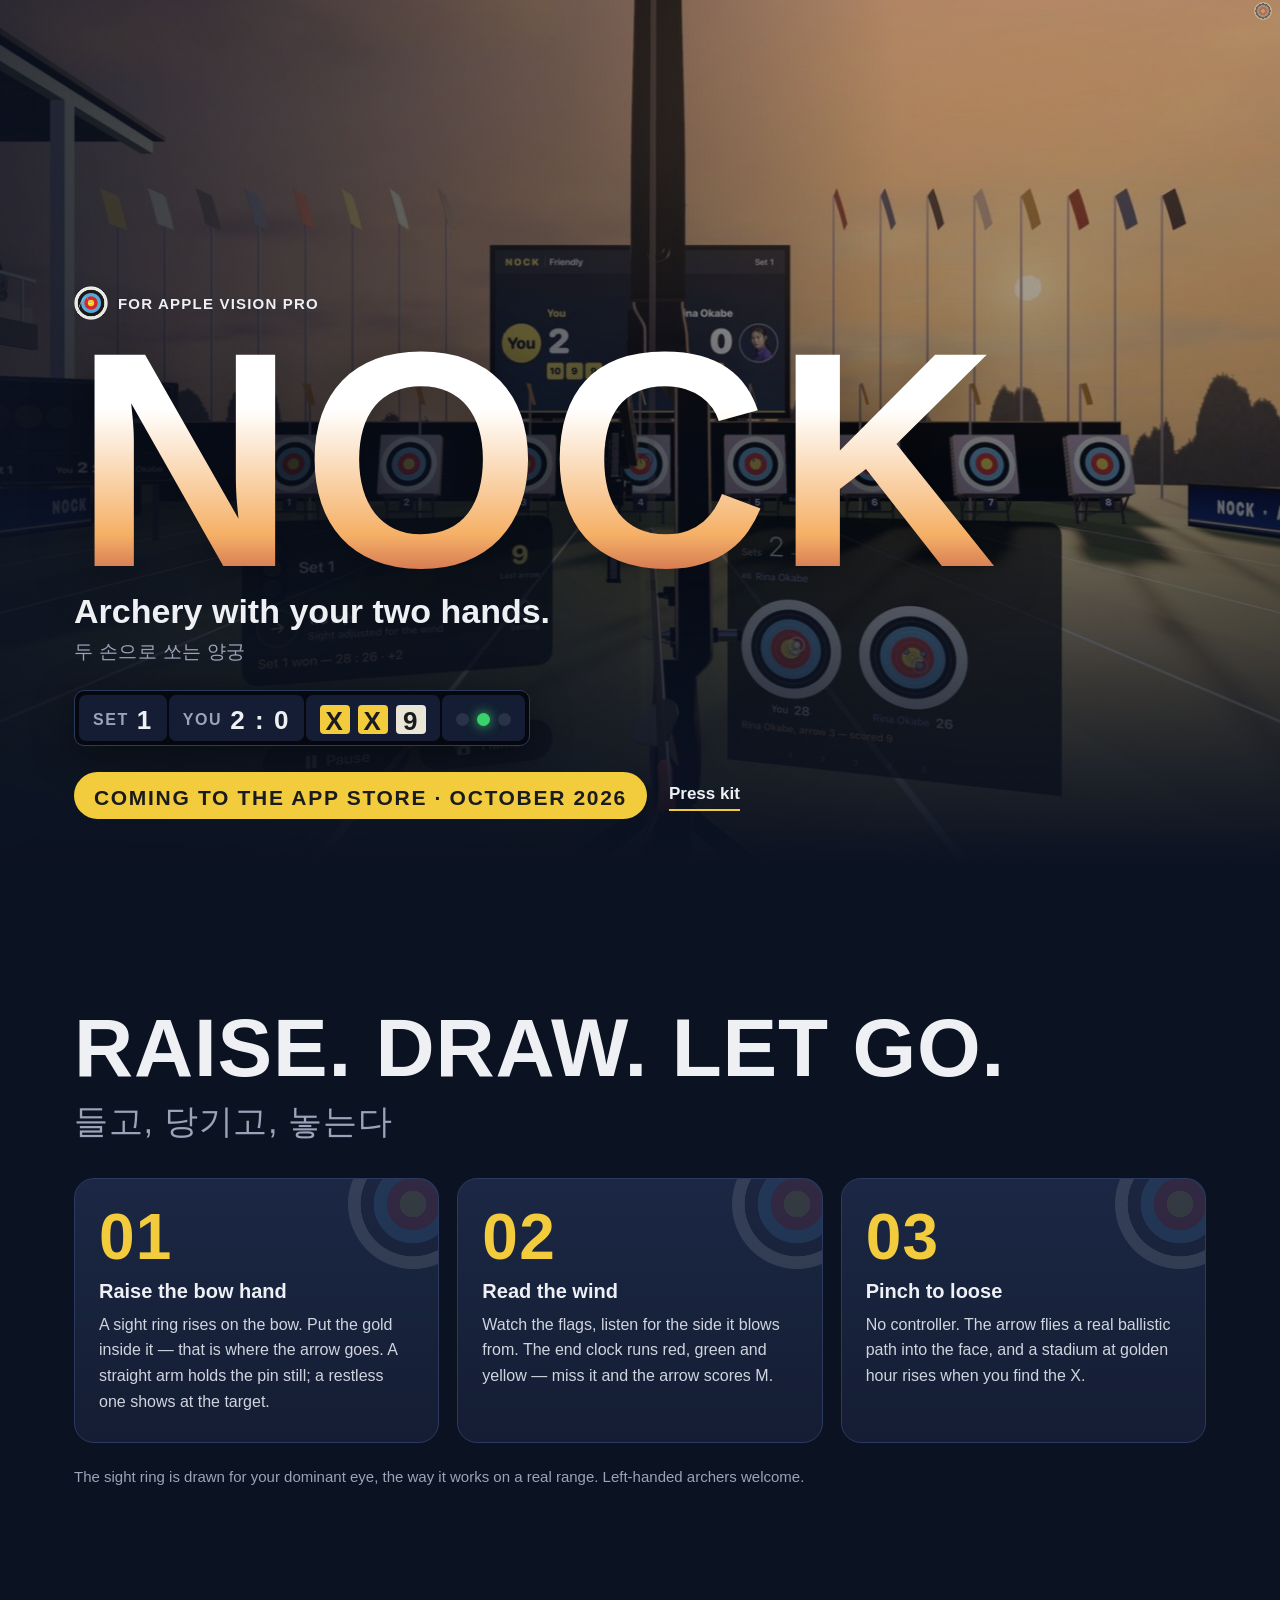
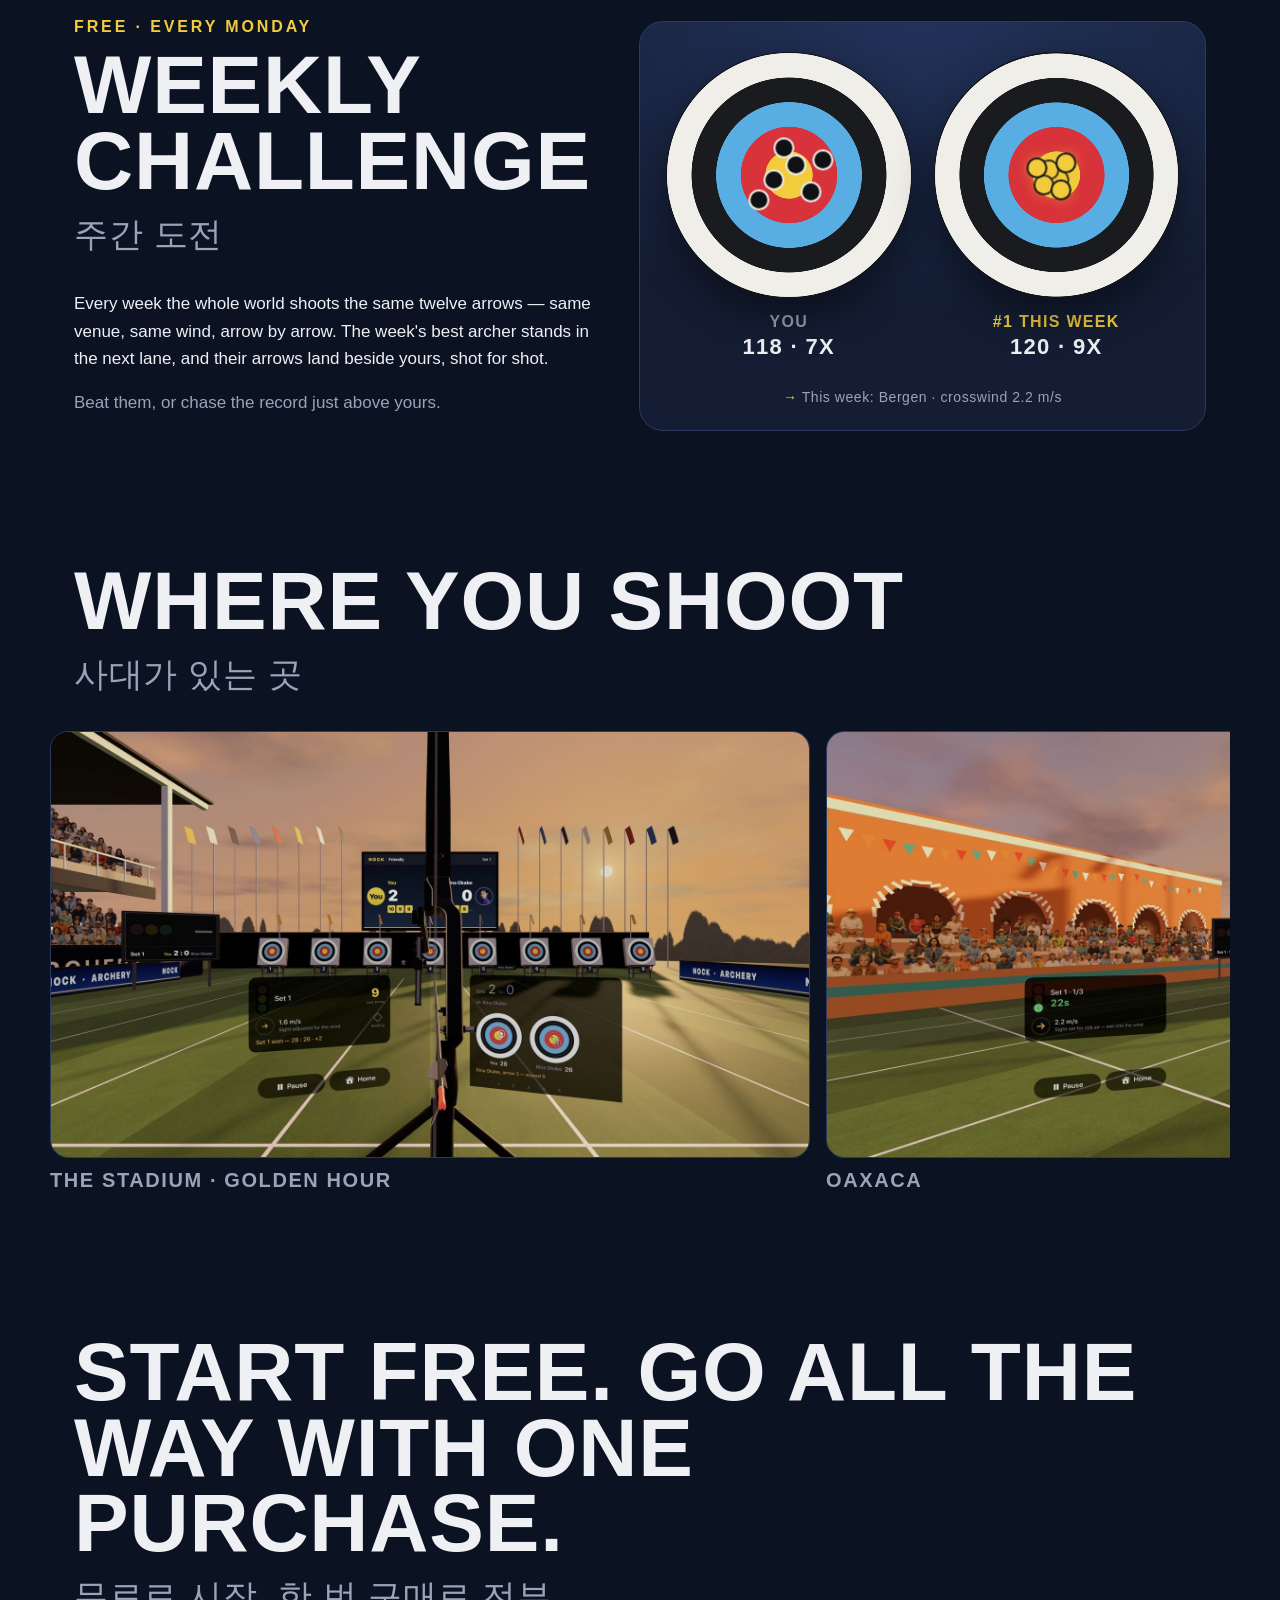
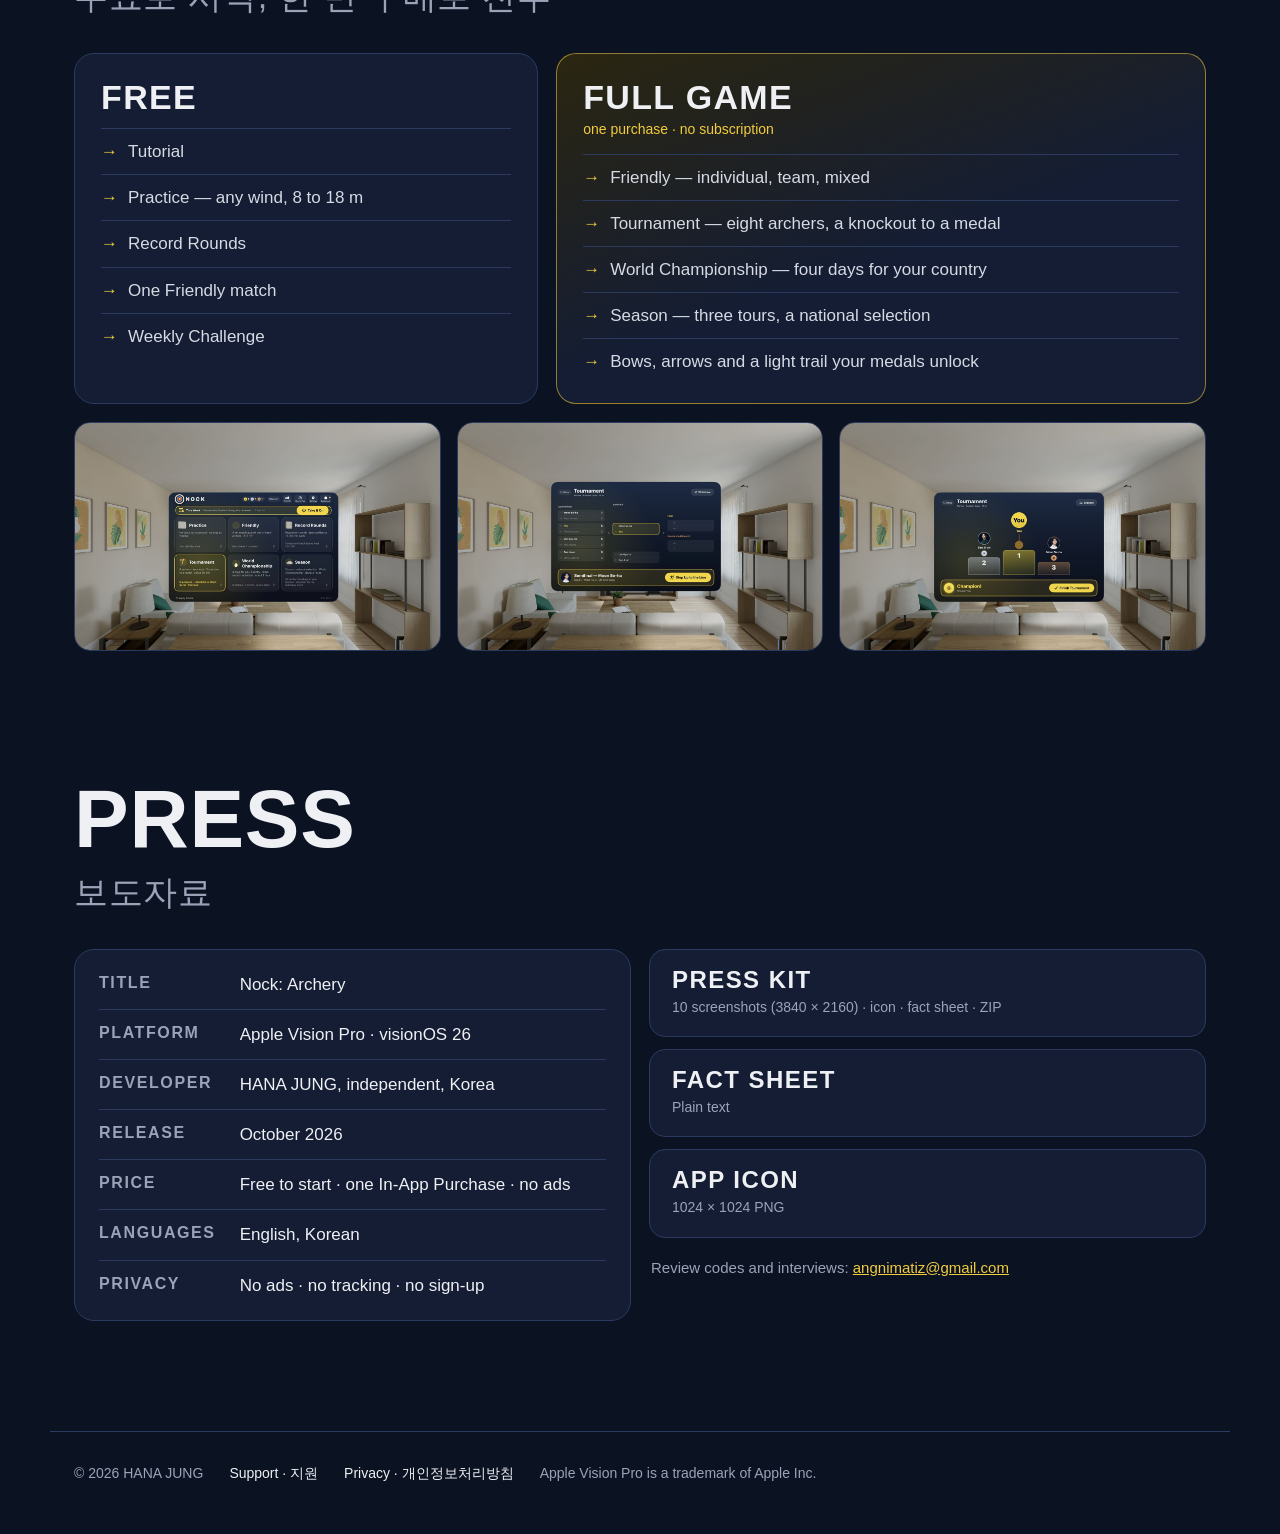
<file: index.html>
<!doctype html>
<html lang="en">
<head>
<meta charset="utf-8">
<meta name="viewport" content="width=device-width, initial-scale=1">
<title>Nock — Archery for Apple Vision Pro</title>
<meta name="description" content="Target archery for Apple Vision Pro, played with nothing but your hands. Weekly Challenge: shoot beside the week's best archer, arrow for arrow.">
<meta property="og:title" content="Nock — Archery with your two hands">
<meta property="og:description" content="Target archery for Apple Vision Pro, played with nothing but your hands.">
<meta property="og:image" content="https://angnimatiz.github.io/nock/assets/shots/01-hero.jpg">
<meta property="og:type" content="website">
<meta name="twitter:card" content="summary_large_image">
<link rel="icon" href="assets/icon-512.png">
<link rel="stylesheet" href="home.css">
</head>
<body>
<div class="flight" aria-hidden="true"><span class="flight-line"></span><span class="flight-target"></span></div>

<header class="hero">
  <img class="hero-bg" src="assets/shots/01-hero.jpg" alt="">
  <div class="hero-in">
    <p class="kicker reveal"><img src="assets/icon-512.png" alt="" class="kicker-icon"> For Apple Vision Pro</p>
    <h1 class="title reveal">NOCK</h1>
    <p class="tagline reveal">Archery with your two hands.<span class="ko">두 손으로 쏘는 양궁</span></p>
    <div class="board reveal" aria-label="Scoreboard: Set 1, you 2, opponent 0">
      <span class="board-cell"><b>SET</b> 1</span>
      <span class="board-cell"><b>YOU</b> 2 : 0</span>
      <span class="board-cell arrows"><i class="x">X</i><i class="x">X</i><i>9</i></span>
      <span class="board-cell lights" aria-hidden="true"><i></i><i class="on"></i><i></i></span>
    </div>
    <div class="cta reveal">
      <span class="soon">Coming to the App Store · October 2026</span>
      <a class="ghost-btn" href="#press">Press kit</a>
    </div>
  </div>
</header>

<main>
  <section class="steps">
    <h2 class="section-title reveal">Raise. Draw. Let go.<span class="ko">들고, 당기고, 놓는다</span></h2>
    <ol class="step-list">
      <li class="reveal"><span class="digit">01</span><h3>Raise the bow hand</h3><p>A sight ring rises on the bow. Put the gold inside it — that is where the arrow goes. A straight arm holds the pin still; a restless one shows at the target.</p></li>
      <li class="reveal"><span class="digit">02</span><h3>Read the wind</h3><p>Watch the flags, listen for the side it blows from. The end clock runs red, green and yellow — miss it and the arrow scores M.</p></li>
      <li class="reveal"><span class="digit">03</span><h3>Pinch to loose</h3><p>No controller. The arrow flies a real ballistic path into the face, and a stadium at golden hour rises when you find the X.</p></li>
    </ol>
    <p class="note reveal">The sight ring is drawn for your dominant eye, the way it works on a real range. Left-handed archers welcome.</p>
  </section>

  <section class="weekly">
    <div class="weekly-copy">
      <p class="eyebrow reveal">Free · every Monday</p>
      <h2 class="section-title reveal">Weekly Challenge<span class="ko">주간 도전</span></h2>
      <p class="reveal">Every week the whole world shoots the same twelve arrows — same venue, same wind, arrow by arrow. The week's best archer stands in the next lane, and their arrows land beside yours, shot for shot.</p>
      <p class="reveal muted">Beat them, or chase the record just above yours.</p>
    </div>
    <div class="lanes reveal" aria-label="Two target faces side by side: your arrows and the week's best">
      <figure class="lane">
        <div class="face">
          <i class="hit" style="--x:3%;--y:-4%"></i><i class="hit" style="--x:-6%;--y:2%"></i>
          <i class="hit" style="--x:9%;--y:7%"></i><i class="hit" style="--x:-2%;--y:-11%"></i>
          <i class="hit" style="--x:14%;--y:-6%"></i><i class="hit" style="--x:-12%;--y:10%"></i>
        </div>
        <figcaption><b>YOU</b> 118 · 7X</figcaption>
      </figure>
      <figure class="lane rival">
        <div class="face">
          <i class="hit" style="--x:1%;--y:2%"></i><i class="hit" style="--x:-3%;--y:-2%"></i>
          <i class="hit" style="--x:4%;--y:-5%"></i><i class="hit" style="--x:-5%;--y:4%"></i>
          <i class="hit" style="--x:2%;--y:6%"></i><i class="hit" style="--x:-8%;--y:-3%"></i>
        </div>
        <figcaption><b>#1 THIS WEEK</b> 120 · 9X</figcaption>
      </figure>
      <p class="lane-wind"><span class="wind-arrow" aria-hidden="true">→</span> This week: Bergen · crosswind 2.2 m/s</p>
    </div>
  </section>

  <section class="venues">
    <h2 class="section-title reveal">Where you shoot<span class="ko">사대가 있는 곳</span></h2>
    <div class="strip" tabindex="0" aria-label="Venue screenshots, scroll sideways">
      <figure><img loading="lazy" src="assets/shots/01-hero.jpg" alt="The home stadium at golden hour, bow raised toward eight targets"><figcaption>The stadium · golden hour</figcaption></figure>
      <figure><img loading="lazy" src="assets/shots/03-oaxaca.jpg" alt="Oaxaca: an orange arched stand under a sunset sky"><figcaption>Oaxaca</figcaption></figure>
      <figure><img loading="lazy" src="assets/shots/05-crowd.jpg" alt="Two tiers of spectators beside the shooting line"><figcaption>A crowd that rises for the X</figcaption></figure>
      <figure><img loading="lazy" src="assets/shots/07-bergen.jpg" alt="Bergen: snowy peaks and a turf-roofed stand"><figcaption>Bergen</figcaption></figure>
    </div>
  </section>

  <section class="modes">
    <h2 class="section-title reveal">Start free. Go all the way with one purchase.<span class="ko">무료로 시작, 한 번 구매로 전부</span></h2>
    <div class="mode-grid">
      <div class="mode reveal">
        <h3>Free</h3>
        <ul><li>Tutorial</li><li>Practice — any wind, 8 to 18 m</li><li>Record Rounds</li><li>One Friendly match</li><li>Weekly Challenge</li></ul>
      </div>
      <div class="mode full reveal">
        <h3>Full Game <small>one purchase · no subscription</small></h3>
        <ul><li>Friendly — individual, team, mixed</li><li>Tournament — eight archers, a knockout to a medal</li><li>World Championship — four days for your country</li><li>Season — three tours, a national selection</li><li>Bows, arrows and a light trail your medals unlock</li></ul>
      </div>
    </div>
    <div class="screens">
      <img loading="lazy" class="reveal" src="assets/shots/02-menu.jpg" alt="The Nock menu window in a living room">
      <img loading="lazy" class="reveal" src="assets/shots/04-bracket.jpg" alt="An eight-archer tournament bracket">
      <img loading="lazy" class="reveal" src="assets/shots/08-podium.jpg" alt="The podium with a gold medal">
    </div>
  </section>

  <section class="press" id="press">
    <h2 class="section-title reveal">Press<span class="ko">보도자료</span></h2>
    <div class="press-grid">
      <dl class="facts reveal">
        <dt>Title</dt><dd>Nock: Archery</dd>
        <dt>Platform</dt><dd>Apple Vision Pro · visionOS 26</dd>
        <dt>Developer</dt><dd>HANA JUNG, independent, Korea</dd>
        <dt>Release</dt><dd>October 2026</dd>
        <dt>Price</dt><dd>Free to start · one In-App Purchase · no ads</dd>
        <dt>Languages</dt><dd>English, Korean</dd>
        <dt>Privacy</dt><dd>No ads · no tracking · no sign-up</dd>
      </dl>
      <div class="downloads reveal">
        <a class="dl" href="press/nock-press-kit.zip" download><b>Press kit</b><span>10 screenshots (3840 × 2160) · icon · fact sheet · ZIP</span></a>
        <a class="dl" href="press/fact-sheet.txt"><b>Fact sheet</b><span>Plain text</span></a>
        <a class="dl" href="press/nock-icon-1024.png" download><b>App icon</b><span>1024 × 1024 PNG</span></a>
        <p class="contact">Review codes and interviews: <a href="mailto:angnimatiz@gmail.com">angnimatiz@gmail.com</a></p>
      </div>
    </div>
  </section>
</main>

<footer class="foot">
  <span>© 2026 HANA JUNG</span>
  <a href="support/">Support · 지원</a>
  <a href="privacy/">Privacy · 개인정보처리방침</a>
  <span class="muted">Apple Vision Pro is a trademark of Apple Inc.</span>
</footer>

<script>
// Reveal on scroll and the arrow that flies across the top as you read. Nothing else runs here.
(() => {
  const reduce = matchMedia("(prefers-reduced-motion: reduce)").matches;
  const items = document.querySelectorAll(".reveal");
  if (reduce || !("IntersectionObserver" in window)) {
    items.forEach((el) => el.classList.add("in"));
  } else {
    const seen = new IntersectionObserver((entries) => {
      entries.forEach((entry) => {
        if (entry.isIntersecting) { entry.target.classList.add("in"); seen.unobserve(entry.target); }
      });
    }, { rootMargin: "0px 0px -8% 0px" });
    items.forEach((el, i) => { el.style.setProperty("--d", `${(i % 4) * 70}ms`); seen.observe(el); });
  }
  const root = document.documentElement;
  const onScroll = () => {
    const max = root.scrollHeight - innerHeight;
    root.style.setProperty("--p", max > 0 ? Math.min(1, scrollY / max).toFixed(4) : "0");
  };
  addEventListener("scroll", onScroll, { passive: true });
  onScroll();
})();
</script>
</body>
</html>
</file>
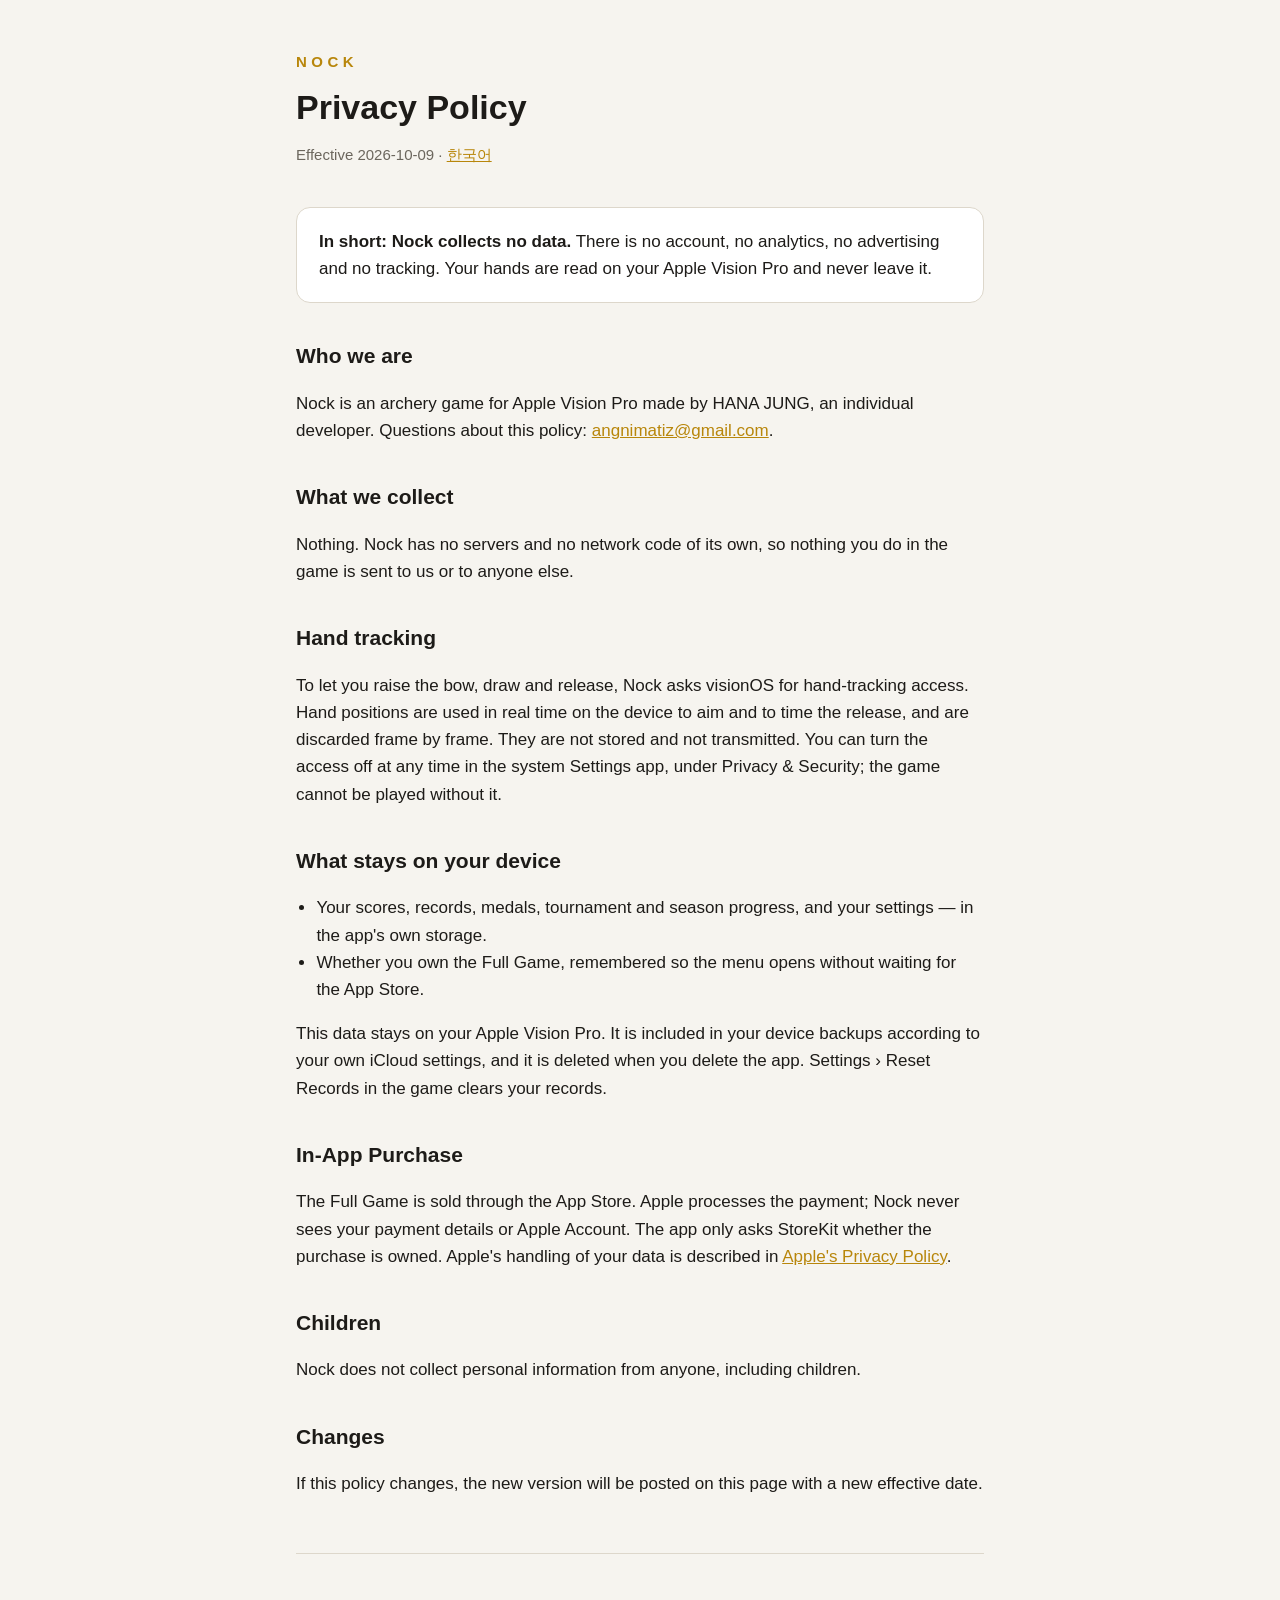
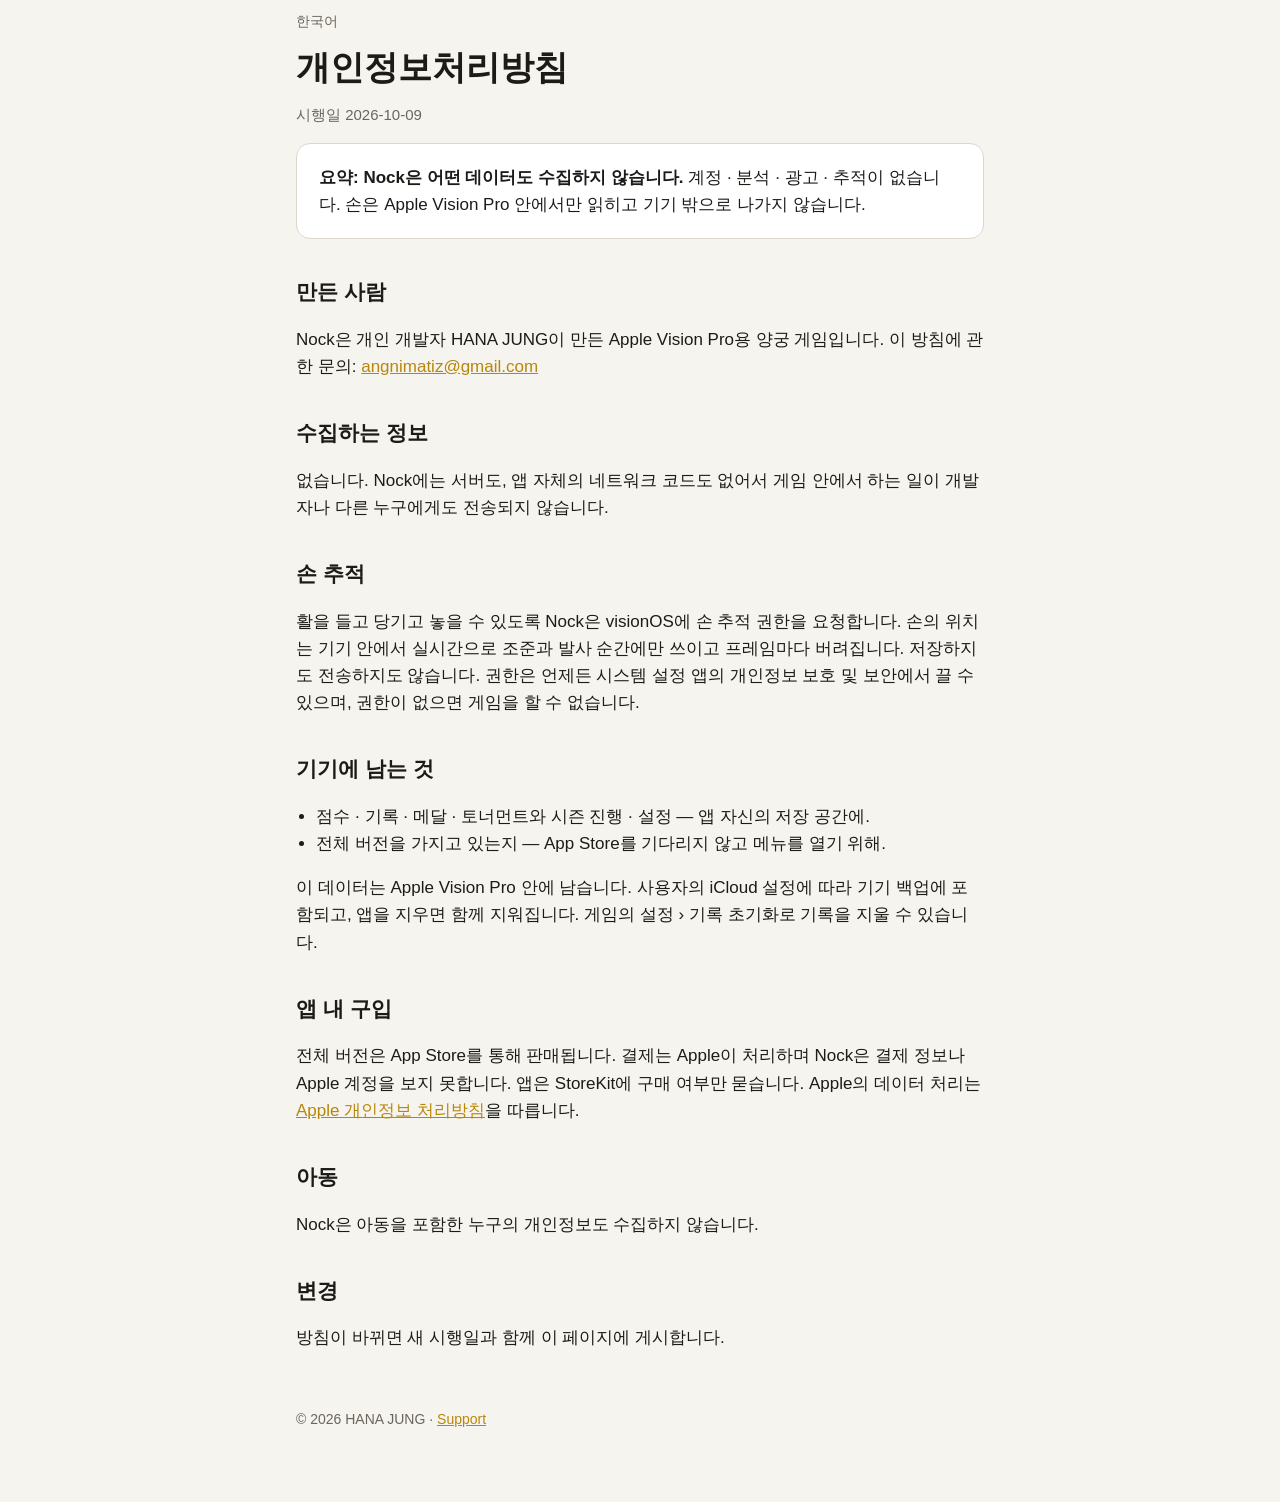
<file: privacy/index.html>
<!doctype html>
<html lang="en">
<head>
<meta charset="utf-8">
<meta name="viewport" content="width=device-width, initial-scale=1">
<title>Nock Privacy Policy</title>
<meta name="description" content="Nock collects no data. Hand tracking stays on your Apple Vision Pro.">
<link rel="stylesheet" href="../style.css">
</head>
<body>
<main>
<header>
  <a class="mark" href="../">NOCK</a>
  <h1>Privacy Policy</h1>
  <p class="muted">Effective 2026-10-09 · <a href="#ko">한국어</a></p>
</header>

<div class="card">
  <strong>In short: Nock collects no data.</strong> There is no account, no analytics, no advertising and no tracking.
  Your hands are read on your Apple Vision Pro and never leave it.
</div>

<h2>Who we are</h2>
<p>Nock is an archery game for Apple Vision Pro made by HANA JUNG, an individual developer.
Questions about this policy: <a href="mailto:angnimatiz@gmail.com">angnimatiz@gmail.com</a>.</p>

<h2>What we collect</h2>
<p>Nothing. Nock has no servers and no network code of its own, so nothing you do in the game is sent to us or to anyone else.</p>

<h2>Hand tracking</h2>
<p>To let you raise the bow, draw and release, Nock asks visionOS for hand-tracking access. Hand positions are used in real time
on the device to aim and to time the release, and are discarded frame by frame. They are not stored and not transmitted.
You can turn the access off at any time in the system Settings app, under Privacy &amp; Security; the game cannot be played without it.</p>

<h2>What stays on your device</h2>
<ul>
  <li>Your scores, records, medals, tournament and season progress, and your settings — in the app's own storage.</li>
  <li>Whether you own the Full Game, remembered so the menu opens without waiting for the App Store.</li>
</ul>
<p>This data stays on your Apple Vision Pro. It is included in your device backups according to your own iCloud settings,
and it is deleted when you delete the app. Settings › Reset Records in the game clears your records.</p>

<h2>In-App Purchase</h2>
<p>The Full Game is sold through the App Store. Apple processes the payment; Nock never sees your payment details or Apple Account.
The app only asks StoreKit whether the purchase is owned. Apple's handling of your data is described in
<a href="https://www.apple.com/legal/privacy/">Apple's Privacy Policy</a>.</p>

<h2>Children</h2>
<p>Nock does not collect personal information from anyone, including children.</p>

<h2>Changes</h2>
<p>If this policy changes, the new version will be posted on this page with a new effective date.</p>

<hr>

<section id="ko" lang="ko">
  <p class="lang">한국어</p>
  <h1>개인정보처리방침</h1>
  <p class="muted">시행일 2026-10-09</p>

  <div class="card">
    <strong>요약: Nock은 어떤 데이터도 수집하지 않습니다.</strong> 계정 · 분석 · 광고 · 추적이 없습니다.
    손은 Apple Vision Pro 안에서만 읽히고 기기 밖으로 나가지 않습니다.
  </div>

  <h2>만든 사람</h2>
  <p>Nock은 개인 개발자 HANA JUNG이 만든 Apple Vision Pro용 양궁 게임입니다.
  이 방침에 관한 문의: <a href="mailto:angnimatiz@gmail.com">angnimatiz@gmail.com</a></p>

  <h2>수집하는 정보</h2>
  <p>없습니다. Nock에는 서버도, 앱 자체의 네트워크 코드도 없어서 게임 안에서 하는 일이 개발자나 다른 누구에게도 전송되지 않습니다.</p>

  <h2>손 추적</h2>
  <p>활을 들고 당기고 놓을 수 있도록 Nock은 visionOS에 손 추적 권한을 요청합니다. 손의 위치는 기기 안에서 실시간으로 조준과
  발사 순간에만 쓰이고 프레임마다 버려집니다. 저장하지도 전송하지도 않습니다. 권한은 언제든 시스템 설정 앱의 개인정보 보호 및 보안에서
  끌 수 있으며, 권한이 없으면 게임을 할 수 없습니다.</p>

  <h2>기기에 남는 것</h2>
  <ul>
    <li>점수 · 기록 · 메달 · 토너먼트와 시즌 진행 · 설정 — 앱 자신의 저장 공간에.</li>
    <li>전체 버전을 가지고 있는지 — App Store를 기다리지 않고 메뉴를 열기 위해.</li>
  </ul>
  <p>이 데이터는 Apple Vision Pro 안에 남습니다. 사용자의 iCloud 설정에 따라 기기 백업에 포함되고, 앱을 지우면 함께 지워집니다.
  게임의 설정 › 기록 초기화로 기록을 지울 수 있습니다.</p>

  <h2>앱 내 구입</h2>
  <p>전체 버전은 App Store를 통해 판매됩니다. 결제는 Apple이 처리하며 Nock은 결제 정보나 Apple 계정을 보지 못합니다.
  앱은 StoreKit에 구매 여부만 묻습니다. Apple의 데이터 처리는 <a href="https://www.apple.com/kr/legal/privacy/">Apple 개인정보 처리방침</a>을 따릅니다.</p>

  <h2>아동</h2>
  <p>Nock은 아동을 포함한 누구의 개인정보도 수집하지 않습니다.</p>

  <h2>변경</h2>
  <p>방침이 바뀌면 새 시행일과 함께 이 페이지에 게시합니다.</p>
</section>

<footer>© 2026 HANA JUNG · <a href="../support/">Support</a></footer>
</main>
</body>
</html>
</file>
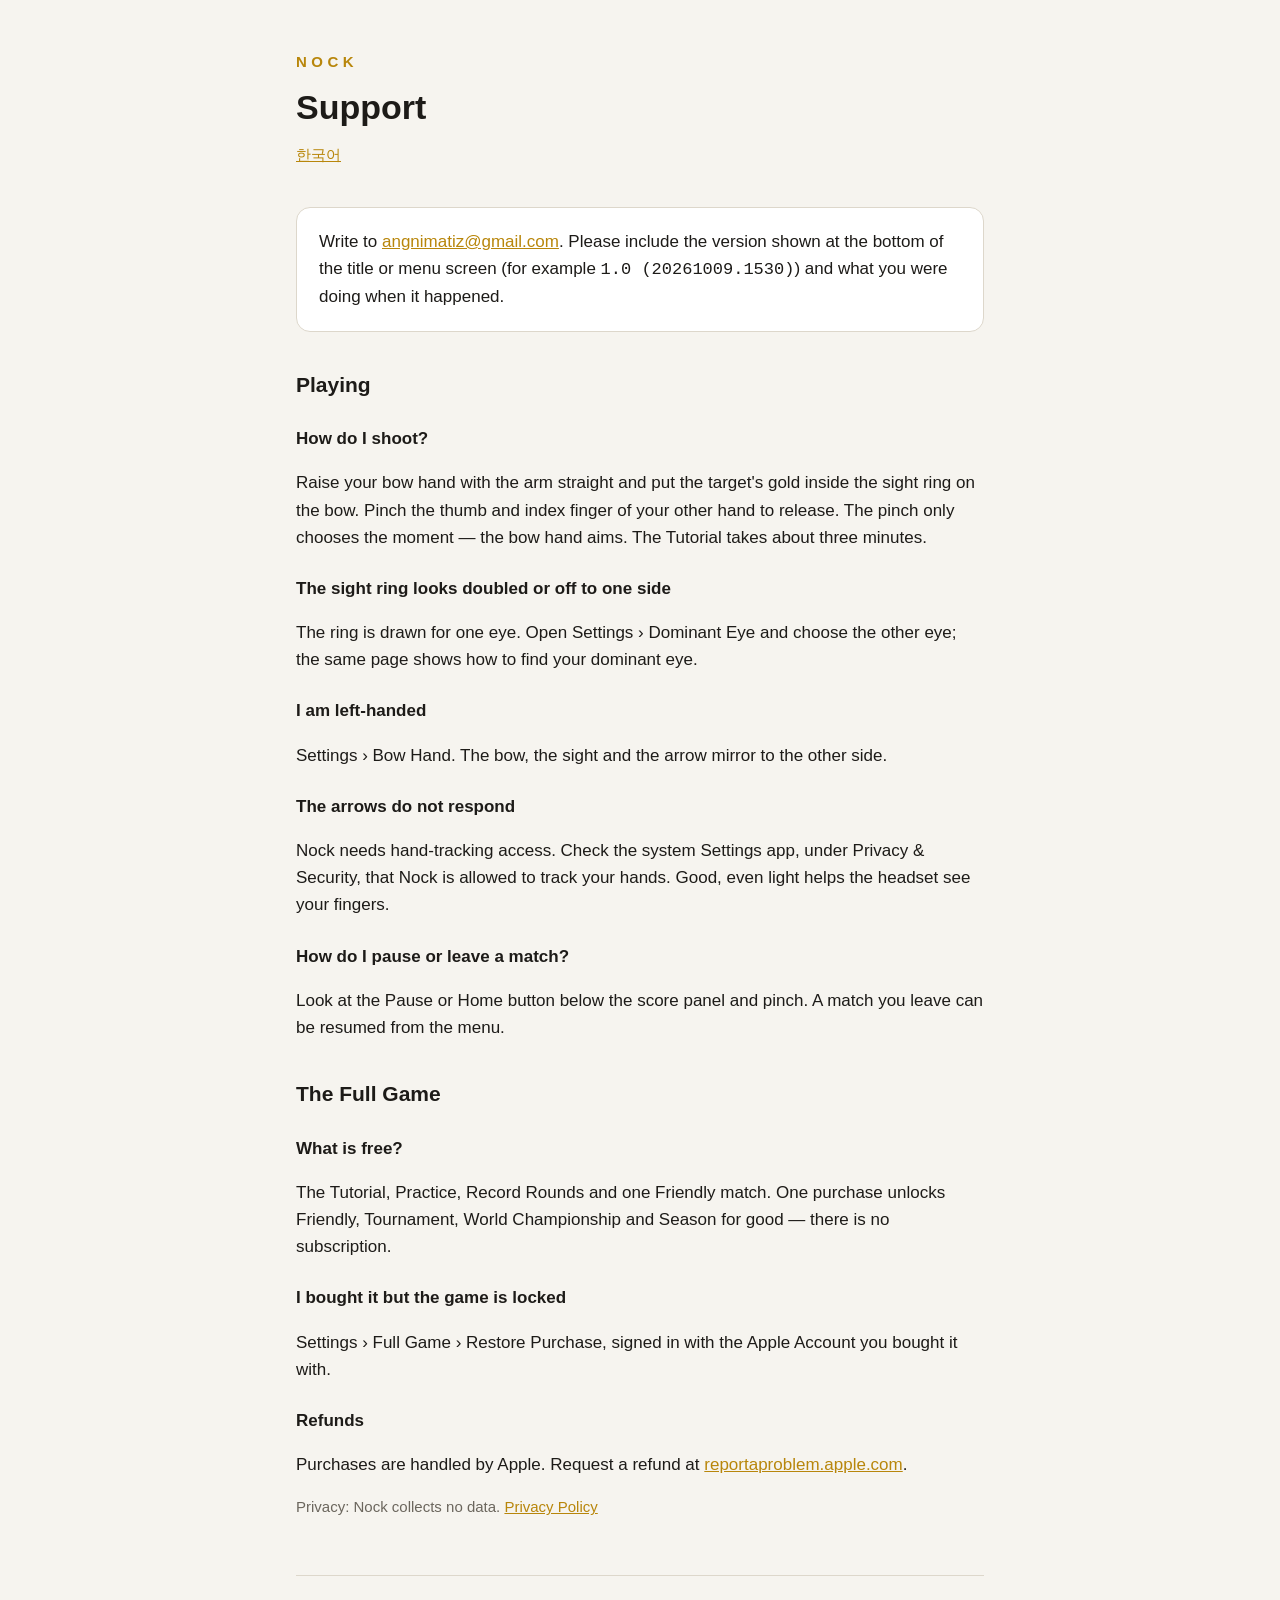
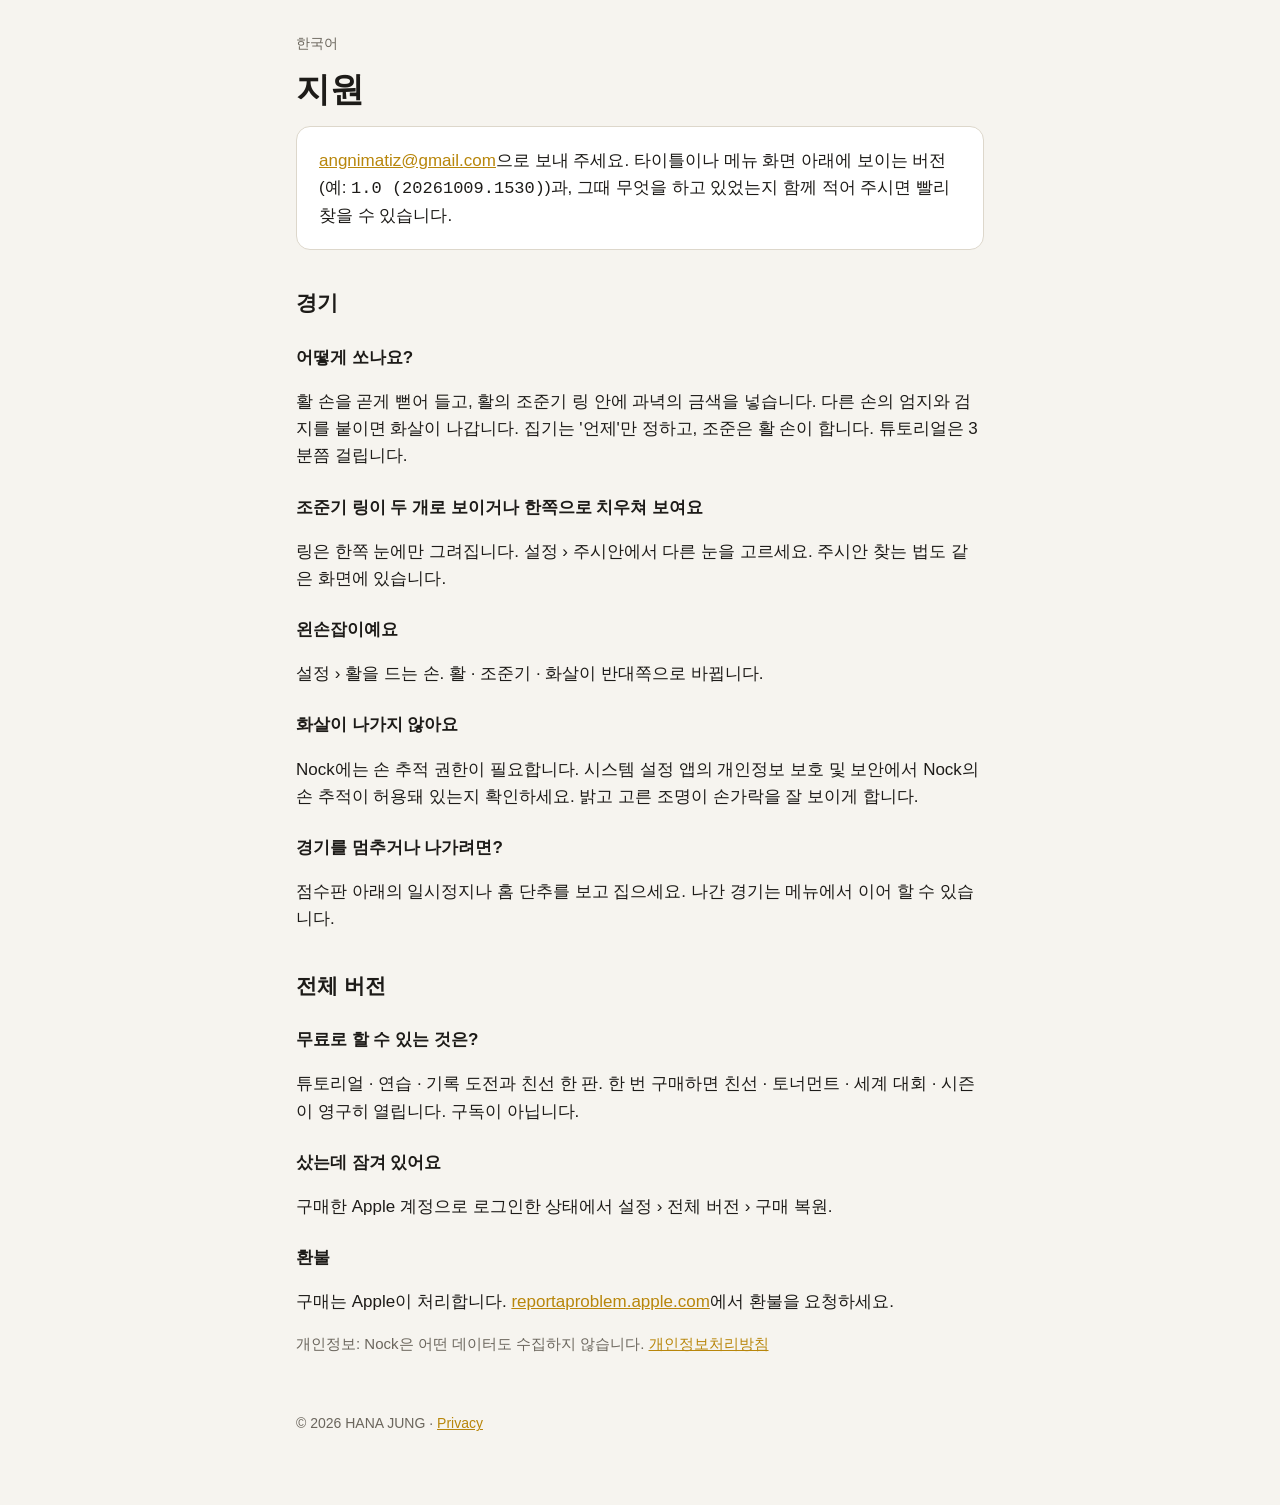
<file: support/index.html>
<!doctype html>
<html lang="en">
<head>
<meta charset="utf-8">
<meta name="viewport" content="width=device-width, initial-scale=1">
<title>Nock Support</title>
<meta name="description" content="Help with Nock, the hand-tracked archery game for Apple Vision Pro.">
<link rel="stylesheet" href="../style.css">
</head>
<body>
<main>
<header>
  <a class="mark" href="../">NOCK</a>
  <h1>Support</h1>
  <p class="muted"><a href="#ko">한국어</a></p>
</header>

<div class="card">
  Write to <a href="mailto:angnimatiz@gmail.com">angnimatiz@gmail.com</a>. Please include the version shown at the bottom of the
  title or menu screen (for example <code>1.0 (20261009.1530)</code>) and what you were doing when it happened.
</div>

<h2>Playing</h2>
<h3>How do I shoot?</h3>
<p>Raise your bow hand with the arm straight and put the target's gold inside the sight ring on the bow. Pinch the thumb and
index finger of your other hand to release. The pinch only chooses the moment — the bow hand aims. The Tutorial takes about three minutes.</p>
<h3>The sight ring looks doubled or off to one side</h3>
<p>The ring is drawn for one eye. Open Settings › Dominant Eye and choose the other eye; the same page shows how to find your dominant eye.</p>
<h3>I am left-handed</h3>
<p>Settings › Bow Hand. The bow, the sight and the arrow mirror to the other side.</p>
<h3>The arrows do not respond</h3>
<p>Nock needs hand-tracking access. Check the system Settings app, under Privacy &amp; Security, that Nock is allowed to track your hands.
Good, even light helps the headset see your fingers.</p>
<h3>How do I pause or leave a match?</h3>
<p>Look at the Pause or Home button below the score panel and pinch. A match you leave can be resumed from the menu.</p>

<h2>The Full Game</h2>
<h3>What is free?</h3>
<p>The Tutorial, Practice, Record Rounds and one Friendly match. One purchase unlocks Friendly, Tournament, World Championship and
Season for good — there is no subscription.</p>
<h3>I bought it but the game is locked</h3>
<p>Settings › Full Game › Restore Purchase, signed in with the Apple Account you bought it with.</p>
<h3>Refunds</h3>
<p>Purchases are handled by Apple. Request a refund at <a href="https://reportaproblem.apple.com">reportaproblem.apple.com</a>.</p>

<p class="muted">Privacy: Nock collects no data. <a href="../privacy/">Privacy Policy</a></p>

<hr>

<section id="ko" lang="ko">
  <p class="lang">한국어</p>
  <h1>지원</h1>

  <div class="card">
    <a href="mailto:angnimatiz@gmail.com">angnimatiz@gmail.com</a>으로 보내 주세요. 타이틀이나 메뉴 화면 아래에 보이는 버전(예:
    <code>1.0 (20261009.1530)</code>)과, 그때 무엇을 하고 있었는지 함께 적어 주시면 빨리 찾을 수 있습니다.
  </div>

  <h2>경기</h2>
  <h3>어떻게 쏘나요?</h3>
  <p>활 손을 곧게 뻗어 들고, 활의 조준기 링 안에 과녁의 금색을 넣습니다. 다른 손의 엄지와 검지를 붙이면 화살이 나갑니다.
  집기는 '언제'만 정하고, 조준은 활 손이 합니다. 튜토리얼은 3분쯤 걸립니다.</p>
  <h3>조준기 링이 두 개로 보이거나 한쪽으로 치우쳐 보여요</h3>
  <p>링은 한쪽 눈에만 그려집니다. 설정 › 주시안에서 다른 눈을 고르세요. 주시안 찾는 법도 같은 화면에 있습니다.</p>
  <h3>왼손잡이예요</h3>
  <p>설정 › 활을 드는 손. 활 · 조준기 · 화살이 반대쪽으로 바뀝니다.</p>
  <h3>화살이 나가지 않아요</h3>
  <p>Nock에는 손 추적 권한이 필요합니다. 시스템 설정 앱의 개인정보 보호 및 보안에서 Nock의 손 추적이 허용돼 있는지 확인하세요.
  밝고 고른 조명이 손가락을 잘 보이게 합니다.</p>
  <h3>경기를 멈추거나 나가려면?</h3>
  <p>점수판 아래의 일시정지나 홈 단추를 보고 집으세요. 나간 경기는 메뉴에서 이어 할 수 있습니다.</p>

  <h2>전체 버전</h2>
  <h3>무료로 할 수 있는 것은?</h3>
  <p>튜토리얼 · 연습 · 기록 도전과 친선 한 판. 한 번 구매하면 친선 · 토너먼트 · 세계 대회 · 시즌이 영구히 열립니다. 구독이 아닙니다.</p>
  <h3>샀는데 잠겨 있어요</h3>
  <p>구매한 Apple 계정으로 로그인한 상태에서 설정 › 전체 버전 › 구매 복원.</p>
  <h3>환불</h3>
  <p>구매는 Apple이 처리합니다. <a href="https://reportaproblem.apple.com">reportaproblem.apple.com</a>에서 환불을 요청하세요.</p>

  <p class="muted">개인정보: Nock은 어떤 데이터도 수집하지 않습니다. <a href="../privacy/#ko">개인정보처리방침</a></p>
</section>

<footer>© 2026 HANA JUNG · <a href="../privacy/">Privacy</a></footer>
</main>
</body>
</html>
</file>
<file: home.css>
/* Nock — the front page. Scoreboard at golden hour: the game's navy panels and gold, the range's dusk.
   No fonts are fetched (as with style.css): the display face is DIN Condensed, which every Apple device
   has, and Vision Pro owners are on Apple devices. support/ and privacy/ keep style.css. */
:root {
  --night: #0b1222;
  --panel: #141d33;
  --panel-2: #1b2744;
  --line: #2b3a5e;
  --text: #eef0f4;
  --muted: #9aa3b8;
  --gold: #f2cc3d;
  --gold-deep: #c99a17;
  --red: #d8333a;
  --blue: #58aee2;
  --ink: #1a1b1e;
  --paper: #efeee8;
  --dusk-1: #f5b066;
  --dusk-2: #c9644c;
  --display: "DIN Condensed", "DINCondensed-Bold", "Avenir Next Condensed", "Bahnschrift", "Roboto Condensed", "Arial Narrow", sans-serif;
  --body: -apple-system, BlinkMacSystemFont, "SF Pro Text", "Apple SD Gothic Neo", "Segoe UI", "Noto Sans KR", sans-serif;
  color-scheme: dark;
}
* { box-sizing: border-box; }
html { scroll-behavior: smooth; }
body { margin: 0; background: var(--night); color: var(--text); font: 17px/1.6 var(--body); -webkit-font-smoothing: antialiased; }
img { display: block; max-width: 100%; }
a { color: var(--gold); }
.muted { color: var(--muted); }
.ko { display: block; font: 500 0.42em/1.3 var(--body); letter-spacing: 0.02em; color: var(--muted); text-transform: none; margin-top: 0.4em; }

/* The arrow across the top: a gold line that reaches a small target as you scroll. */
.flight { position: fixed; inset: 0 0 auto 0; height: 22px; z-index: 10; pointer-events: none; }
.flight-line { position: absolute; left: 0; top: 10px; height: 2px; width: calc((100% - 34px) * var(--p, 0));
  background: linear-gradient(90deg, transparent, var(--gold) 30%); box-shadow: 0 0 10px rgba(242, 204, 61, 0.6); }
.flight-line::after { content: ""; position: absolute; right: -2px; top: -4px; border: 5px solid transparent; border-left: 8px solid var(--gold); }
.flight-target { position: absolute; right: 8px; top: 2px; width: 18px; height: 18px; border-radius: 50%;
  background: radial-gradient(circle closest-side, var(--gold) 0 22%, var(--red) 23% 44%, var(--blue) 45% 66%, var(--ink) 67% 84%, var(--paper) 85%);
  opacity: calc(0.35 + 0.65 * var(--p, 0)); }

/* Hero */
.hero { position: relative; min-height: 100svh; display: grid; align-items: end; overflow: hidden; isolation: isolate; }
.hero-bg { position: absolute; inset: 0; width: 100%; height: 100%; object-fit: cover; z-index: -2; transform: scale(1.04);
  animation: settle 2.4s cubic-bezier(.2, .7, .2, 1) both; }
.hero::before { content: ""; position: absolute; inset: 0; z-index: -1;
  background: linear-gradient(90deg, rgba(11, 18, 34, 0.78) 0%, rgba(11, 18, 34, 0.35) 45%, transparent 70%),
              linear-gradient(180deg, rgba(11, 18, 34, 0.15) 0%, rgba(11, 18, 34, 0.35) 45%, var(--night) 96%),
              radial-gradient(120% 70% at 75% 10%, rgba(245, 176, 102, 0.35), transparent 60%); }
.hero-in { width: min(1180px, 100%); margin: 0 auto; padding: 0 24px 9vh; }
.kicker { display: flex; align-items: center; gap: 10px; font: 600 15px/1 var(--body); letter-spacing: 0.08em; text-transform: uppercase; margin: 0; }
.kicker-icon { width: 34px; height: 34px; }
.title { font: 700 clamp(112px, 24vw, 320px)/0.82 var(--display); letter-spacing: 0.02em; margin: 14px 0 6px;
  background: linear-gradient(180deg, #fff 30%, var(--dusk-1) 80%, var(--dusk-2)); -webkit-background-clip: text; background-clip: text; color: transparent;
  text-shadow: 0 0 0 transparent; filter: drop-shadow(0 6px 30px rgba(0, 0, 0, 0.35)); }
.tagline { font: 600 clamp(22px, 3.2vw, 34px)/1.2 var(--body); margin: 0 0 26px; max-width: 18em; }
.tagline .ko { font-size: 0.55em; }

.board { display: inline-flex; flex-wrap: wrap; gap: 2px; background: #05080f; border: 1px solid var(--line); border-radius: 10px; padding: 4px; margin-bottom: 26px;
  font: 700 26px/1 var(--display); letter-spacing: 0.06em; box-shadow: 0 10px 40px rgba(0, 0, 0, 0.45); }
.board-cell { background: var(--panel); padding: 10px 14px 7px; border-radius: 7px; display: flex; align-items: center; gap: 8px; }
.board-cell b { color: var(--muted); font-size: 16px; }
.arrows i { font-style: normal; background: var(--gold); color: var(--ink); min-width: 30px; text-align: center; padding: 3px 4px 0; border-radius: 4px; }
.arrows i:not(.x) { background: #e9e6d8; }
.lights i { width: 13px; height: 13px; border-radius: 50%; background: #2a3247; }
.lights i.on { background: #39d26b; box-shadow: 0 0 12px #39d26b; }

.cta { display: flex; flex-wrap: wrap; align-items: center; gap: 14px 22px; }
.soon { font: 700 21px/1 var(--display); letter-spacing: 0.08em; text-transform: uppercase; background: var(--gold); color: var(--ink); padding: 15px 20px 11px; border-radius: 999px; }
.ghost-btn { font-weight: 600; color: var(--text); text-decoration: none; border-bottom: 2px solid var(--gold); padding-bottom: 2px; }

/* Sections */
main { width: min(1180px, 100%); margin: 0 auto; padding: 0 24px; }
section { padding: 110px 0 20px; }
.section-title { font: 700 clamp(44px, 6.4vw, 84px)/0.92 var(--display); letter-spacing: 0.01em; text-transform: uppercase; margin: 0 0 34px; }
.eyebrow { font: 700 16px/1 var(--display); letter-spacing: 0.18em; text-transform: uppercase; color: var(--gold); margin: 0 0 12px; }

.step-list { list-style: none; padding: 0; margin: 0; display: grid; grid-template-columns: repeat(3, 1fr); gap: 18px; }
.step-list li { background: linear-gradient(180deg, var(--panel-2), var(--panel)); border: 1px solid var(--line); border-radius: 20px; padding: 26px 24px 28px; position: relative; overflow: hidden; }
.step-list li::after { content: ""; position: absolute; right: -40px; top: -40px; width: 130px; height: 130px; border-radius: 50%; opacity: 0.12;
  background: radial-gradient(circle closest-side, var(--gold) 0 20%, var(--red) 21% 40%, var(--blue) 41% 60%, var(--ink) 61% 80%, var(--paper) 81%); }
.digit { font: 700 64px/1 var(--display); color: var(--gold); letter-spacing: 0.02em; }
.step-list h3 { font: 700 20px/1.25 var(--body); margin: 10px 0 8px; }
.step-list p { margin: 0; color: #cfd4df; font-size: 16px; }
.note { margin: 22px 0 0; color: var(--muted); font-size: 15px; }

/* Weekly: two faces side by side */
.weekly { display: grid; grid-template-columns: 1fr 1.1fr; gap: 48px; align-items: center; }
.lanes { display: grid; grid-template-columns: 1fr 1fr; gap: 22px; background: radial-gradient(140% 100% at 50% 0%, #22325a, var(--panel) 70%);
  border: 1px solid var(--line); border-radius: 24px; padding: 30px 26px 22px; position: relative; }
.lane { margin: 0; text-align: center; }
.face { position: relative; aspect-ratio: 1; border-radius: 50%;
  background: radial-gradient(circle closest-side, var(--gold) 0 19%, var(--red) 19.5% 39%, var(--blue) 39.5% 59%, var(--ink) 59.5% 79%, var(--paper) 79.5% 99%, var(--ink) 99.5%);
  box-shadow: inset 0 0 0 1px rgba(0, 0, 0, 0.3), 0 18px 40px rgba(0, 0, 0, 0.45); }
.hit { position: absolute; left: calc(50% + var(--x)); top: calc(50% + var(--y)); width: 7%; height: 7%; border-radius: 50%; translate: -50% -50%;
  background: #101114; box-shadow: 0 0 0 2px var(--paper); }
.rival .hit { background: var(--gold); box-shadow: 0 0 0 2px var(--ink), 0 0 14px rgba(242, 204, 61, 0.7); }
.lane figcaption { font: 700 22px/1 var(--display); letter-spacing: 0.06em; margin-top: 16px; }
.lane figcaption b { color: var(--muted); font-size: 16px; display: block; margin-bottom: 6px; }
.rival figcaption b { color: var(--gold); }
.lane-wind { grid-column: 1 / -1; margin: 6px 0 0; text-align: center; color: var(--muted); font-size: 14px; letter-spacing: 0.04em; }
.wind-arrow { display: inline-block; color: var(--gold); animation: gust 2.6s ease-in-out infinite; }
.in .hit { animation: land 0.5s cubic-bezier(.3, 1.6, .5, 1) both; }
.in .lane .hit:nth-child(2) { animation-delay: .12s } .in .lane .hit:nth-child(3) { animation-delay: .24s }
.in .lane .hit:nth-child(4) { animation-delay: .36s } .in .lane .hit:nth-child(5) { animation-delay: .48s } .in .lane .hit:nth-child(6) { animation-delay: .6s }

/* Venues strip */
.strip { display: grid; grid-auto-flow: column; grid-auto-columns: min(78%, 760px); gap: 16px; overflow-x: auto; scroll-snap-type: x mandatory;
  padding-bottom: 14px; margin: 0 -24px; padding-left: 24px; padding-right: 24px; scrollbar-width: thin; scrollbar-color: var(--line) transparent; }
.strip figure { margin: 0; scroll-snap-align: start; }
.strip img { border-radius: 18px; aspect-ratio: 16 / 9; object-fit: cover; width: 100%; border: 1px solid var(--line); }
.strip figcaption { font: 700 20px/1 var(--display); letter-spacing: 0.08em; text-transform: uppercase; margin-top: 12px; color: var(--muted); }

/* Modes */
.mode-grid { display: grid; grid-template-columns: 1fr 1.4fr; gap: 18px; }
.mode { border: 1px solid var(--line); border-radius: 20px; padding: 26px 26px 18px; background: var(--panel); }
.mode.full { background: linear-gradient(160deg, #2b2610, var(--panel) 55%); border-color: rgba(242, 204, 61, 0.55); }
.mode h3 { font: 700 34px/1 var(--display); text-transform: uppercase; letter-spacing: 0.04em; margin: 0 0 14px; }
.mode h3 small { display: block; font: 500 14px/1.4 var(--body); color: var(--gold); text-transform: none; letter-spacing: 0; margin-top: 6px; }
.mode ul { margin: 0; padding: 0; list-style: none; }
.mode li { padding: 9px 0; border-top: 1px solid var(--line); color: #d6dae4; }
.mode li::before { content: "→"; color: var(--gold); margin-right: 10px; }
.screens { display: grid; grid-template-columns: repeat(3, 1fr); gap: 16px; margin-top: 18px; }
.screens img { border-radius: 16px; border: 1px solid var(--line); aspect-ratio: 16 / 10; object-fit: cover; object-position: 60% 50%; }

/* Press */
.press-grid { display: grid; grid-template-columns: 1fr 1fr; gap: 18px; }
.facts { margin: 0; display: grid; grid-template-columns: auto 1fr; border: 1px solid var(--line); border-radius: 20px; background: var(--panel); padding: 10px 24px; }
.facts dt, .facts dd { padding: 11px 0; border-top: 1px solid var(--line); margin: 0; }
.facts dt:first-of-type, .facts dd:first-of-type { border-top: 0; }
.facts dt { font: 700 16px/1.5 var(--display); letter-spacing: 0.1em; text-transform: uppercase; color: var(--muted); padding-right: 24px; }
.downloads { display: grid; gap: 12px; align-content: start; }
.dl { display: grid; gap: 4px; text-decoration: none; color: var(--text); border: 1px solid var(--line); border-radius: 16px; padding: 18px 22px; background: var(--panel);
  transition: border-color .2s, transform .2s; }
.dl:hover, .dl:focus-visible { border-color: var(--gold); transform: translateY(-2px); }
.dl b { font: 700 24px/1 var(--display); letter-spacing: 0.06em; text-transform: uppercase; }
.dl span { color: var(--muted); font-size: 14px; }
.contact { color: var(--muted); font-size: 15px; margin: 6px 2px 0; }

.foot { width: min(1180px, 100%); margin: 90px auto 0; padding: 30px 24px 50px; border-top: 1px solid var(--line);
  display: flex; flex-wrap: wrap; gap: 10px 26px; font-size: 14px; color: var(--muted); }
.foot a { color: var(--text); text-decoration: none; }

/* Motion */
.reveal { opacity: 0; transform: translateY(18px); transition: opacity .7s ease, transform .7s cubic-bezier(.2, .7, .2, 1); transition-delay: var(--d, 0ms); }
.reveal.in { opacity: 1; transform: none; }
.hero .reveal { animation: rise .9s cubic-bezier(.2, .7, .2, 1) both; opacity: 1; transform: none; }
.hero .reveal:nth-child(2) { animation-delay: .12s } .hero .reveal:nth-child(3) { animation-delay: .24s }
.hero .reveal:nth-child(4) { animation-delay: .36s } .hero .reveal:nth-child(5) { animation-delay: .48s }
@keyframes rise { from { opacity: 0; transform: translateY(26px); } }
@keyframes settle { from { transform: scale(1.12); filter: saturate(.7) brightness(.8); } }
@keyframes land { from { transform: scale(2.6); opacity: 0; } }
@keyframes gust { 50% { transform: translateX(6px); } }
@media (prefers-reduced-motion: reduce) {
  *, *::before, *::after { animation: none !important; transition: none !important; }
  .reveal { opacity: 1; transform: none; }
}

/* Narrow screens */
@media (max-width: 860px) {
  .step-list, .weekly, .mode-grid, .press-grid { grid-template-columns: 1fr; }
  .screens { grid-template-columns: 1fr 1fr; }
  .screens img:last-child { display: none; }
  section { padding-top: 80px; }
}
@media (max-width: 520px) {
  main, .hero-in { padding-left: 16px; padding-right: 16px; }
  .strip { margin: 0 -16px; padding-left: 16px; padding-right: 16px; grid-auto-columns: 88%; }
  .board { font-size: 20px; }
  .board-cell { padding: 8px 10px 5px; }
  .board-cell.lights { display: none; }
  .soon { font-size: 16px; padding: 13px 16px 10px; }
  .hero-bg { object-position: 62% 50%; }
  .hero::before { background: linear-gradient(180deg, rgba(11, 18, 34, 0.25) 0%, rgba(11, 18, 34, 0.7) 40%, var(--night) 92%); }
  .lanes { padding: 20px 14px 16px; gap: 12px; }
  .lane figcaption { font-size: 18px; }
  .facts { grid-template-columns: 1fr; }
  .facts dt { padding-bottom: 0; border-top: 1px solid var(--line); }
  .facts dd { border-top: 0; padding-top: 2px; }
}
</file>
<file: style.css>
/* Nock — support and privacy pages. One sheet for all three pages; no scripts, no fonts fetched. */
:root {
  --bg: #f6f4ef;
  --text: #1d1b18;
  --muted: #6b665d;
  --rule: #ddd7cb;
  --accent: #b8860b;
  --card: #ffffff;
  color-scheme: light dark;
}
@media (prefers-color-scheme: dark) {
  :root {
    --bg: #14130f;
    --text: #ece8df;
    --muted: #a39d90;
    --rule: #34312a;
    --accent: #e0b24a;
    --card: #1d1b16;
  }
}
* { box-sizing: border-box; }
body {
  margin: 0;
  background: var(--bg);
  color: var(--text);
  font: 17px/1.6 -apple-system, BlinkMacSystemFont, "Apple SD Gothic Neo", "Segoe UI", Roboto, sans-serif;
}
main { max-width: 720px; margin: 0 auto; padding: 48px 16px 72px; }
header { margin-bottom: 40px; }
.mark { font-weight: 900; letter-spacing: 0.3em; font-size: 15px; color: var(--accent); text-decoration: none; }
h1 { font-size: 34px; line-height: 1.2; margin: 12px 0 4px; }
h2 { font-size: 21px; margin: 36px 0 8px; }
h3 { font-size: 17px; margin: 24px 0 4px; }
p, li { color: var(--text); }
.muted { color: var(--muted); font-size: 15px; }
a { color: var(--accent); }
ul { padding-left: 1.2em; }
hr { border: 0; border-top: 1px solid var(--rule); margin: 56px 0; }
.lang { font-size: 14px; color: var(--muted); }
.card { background: var(--card); border: 1px solid var(--rule); border-radius: 14px; padding: 20px 22px; margin: 16px 0; }
footer { margin-top: 56px; font-size: 14px; color: var(--muted); }
</file>
